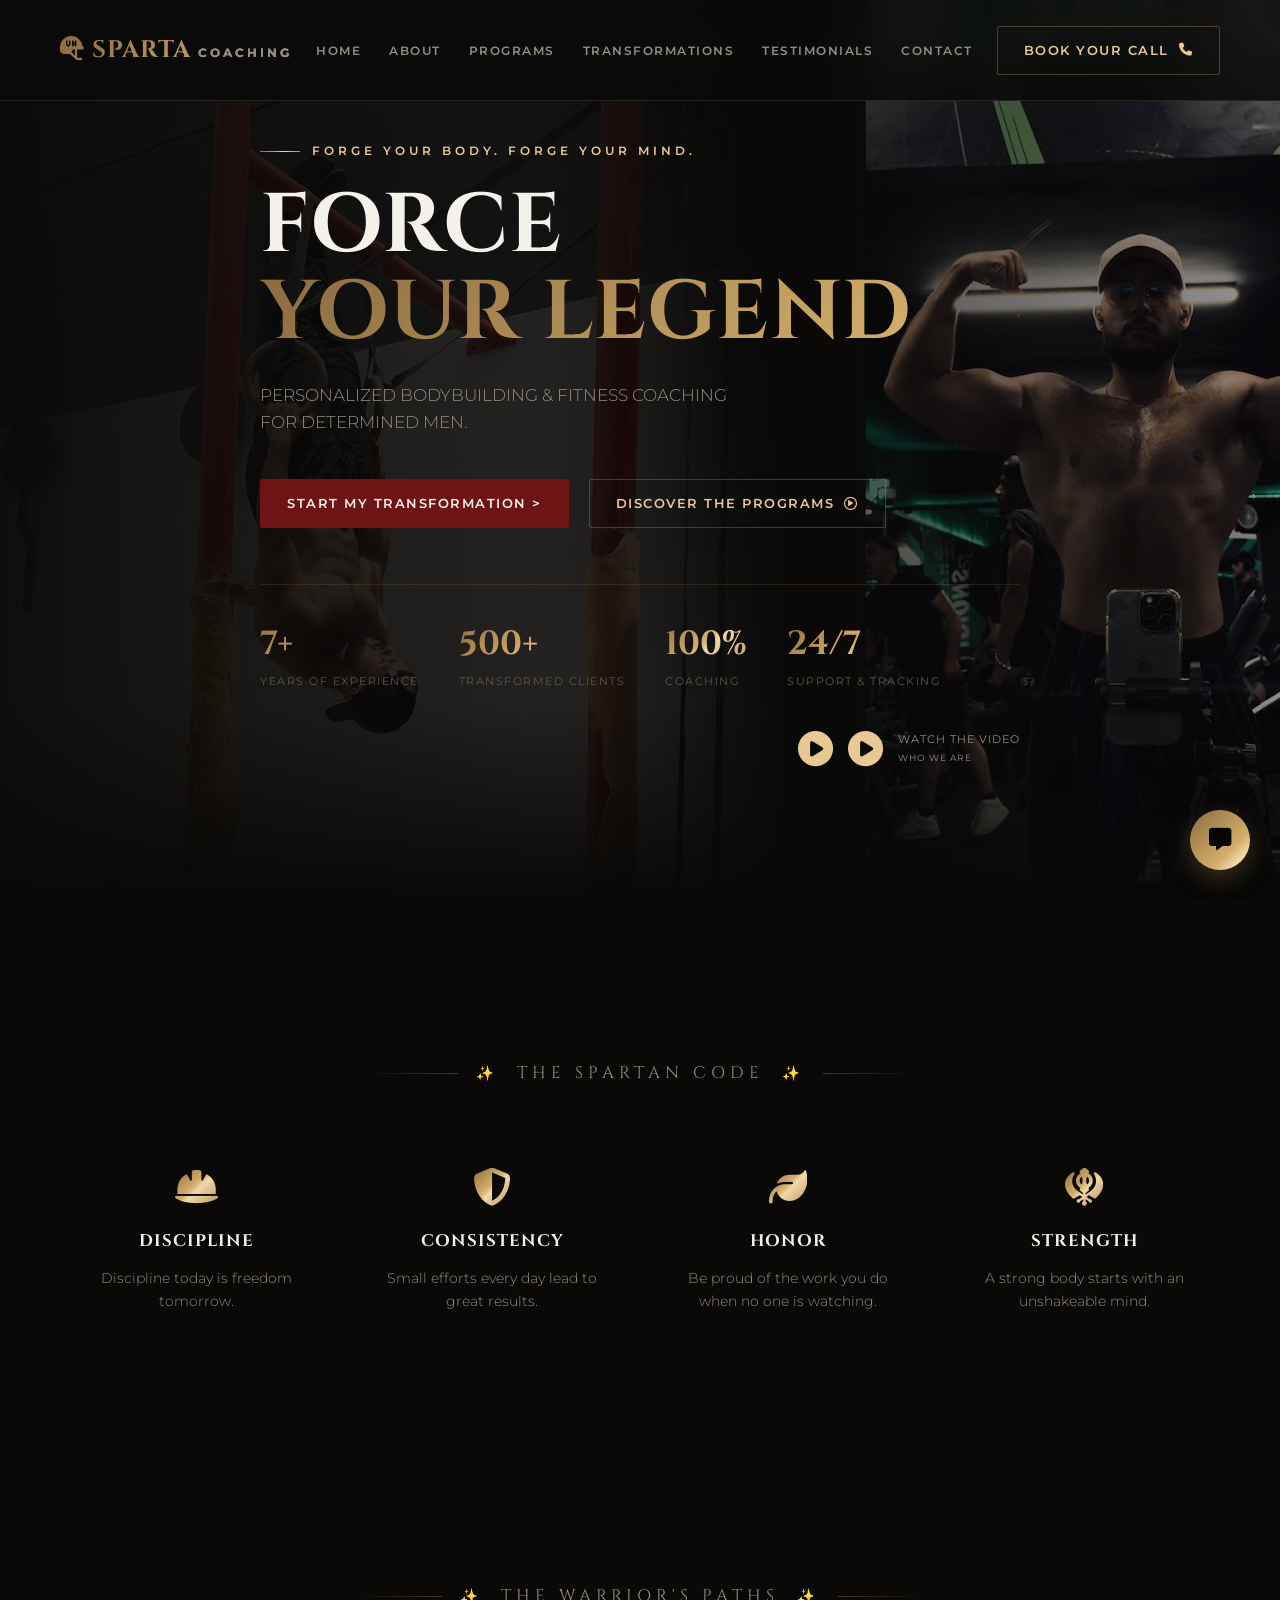
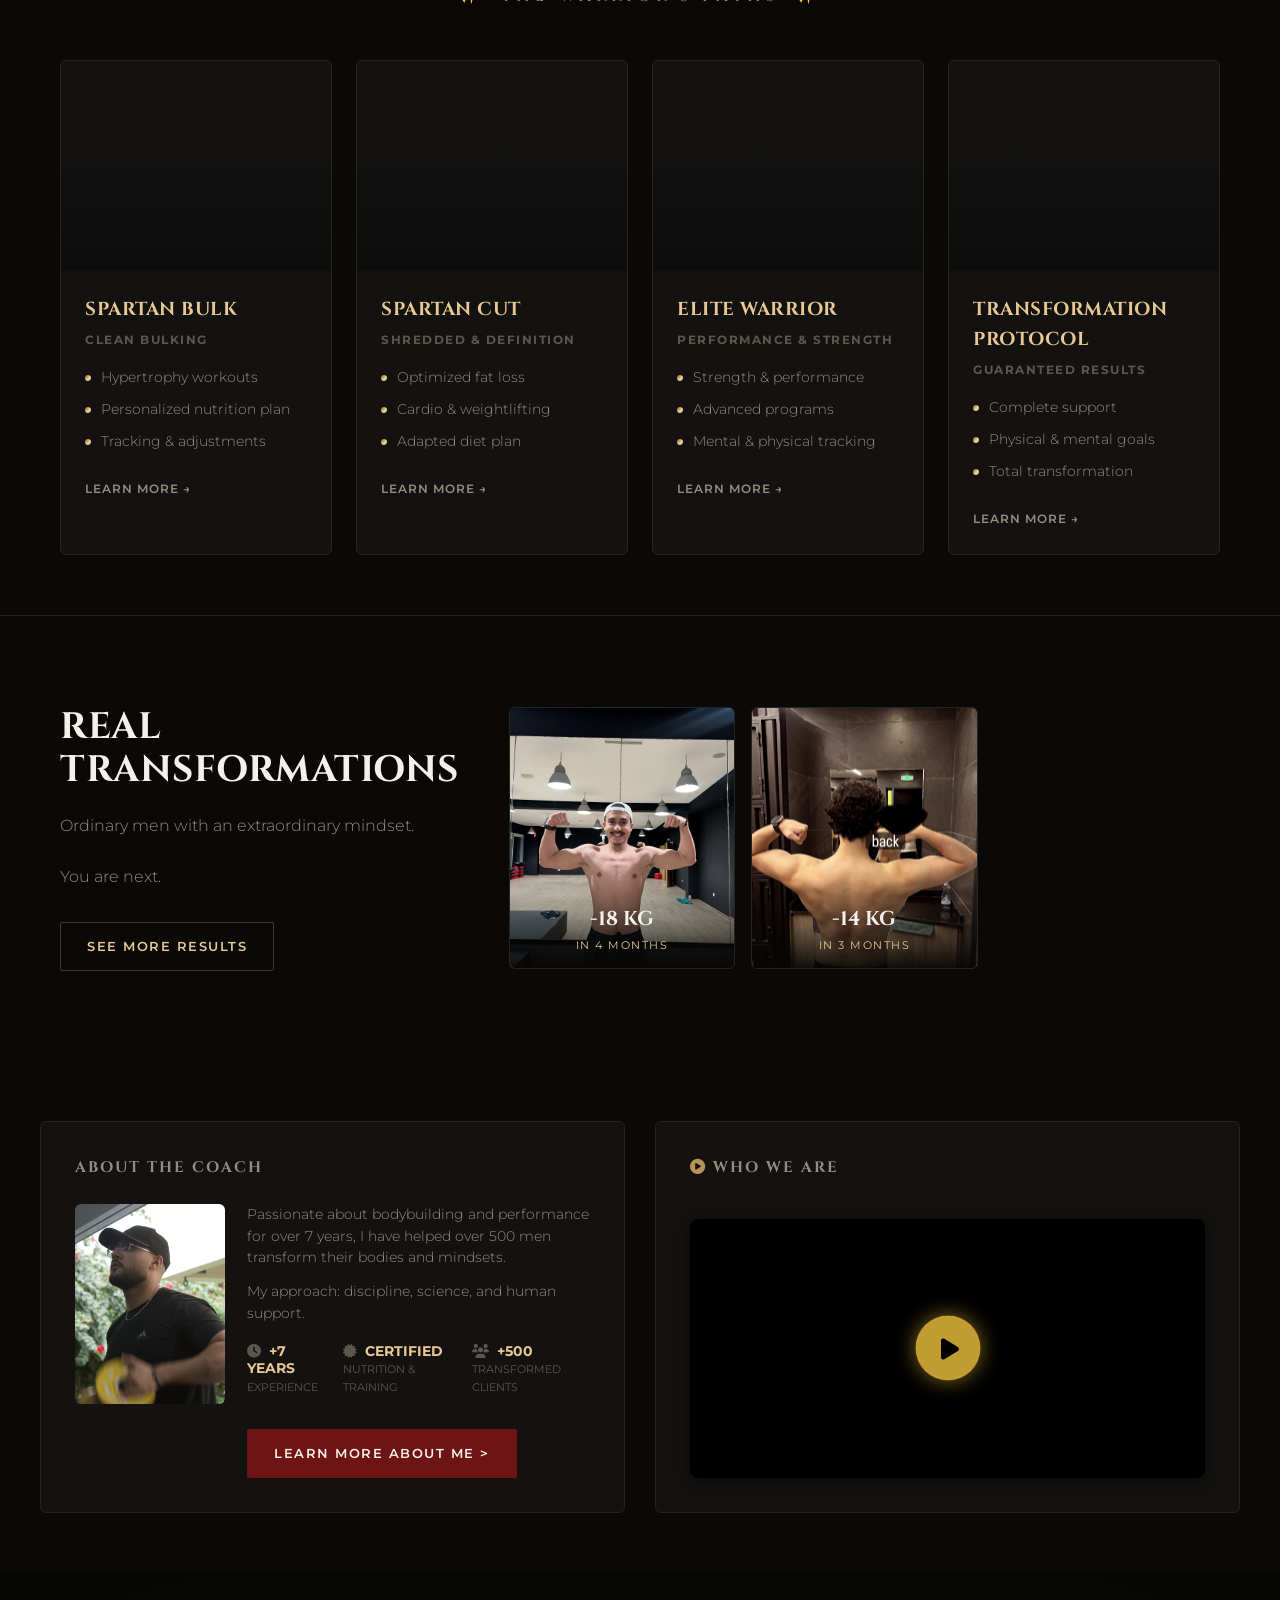
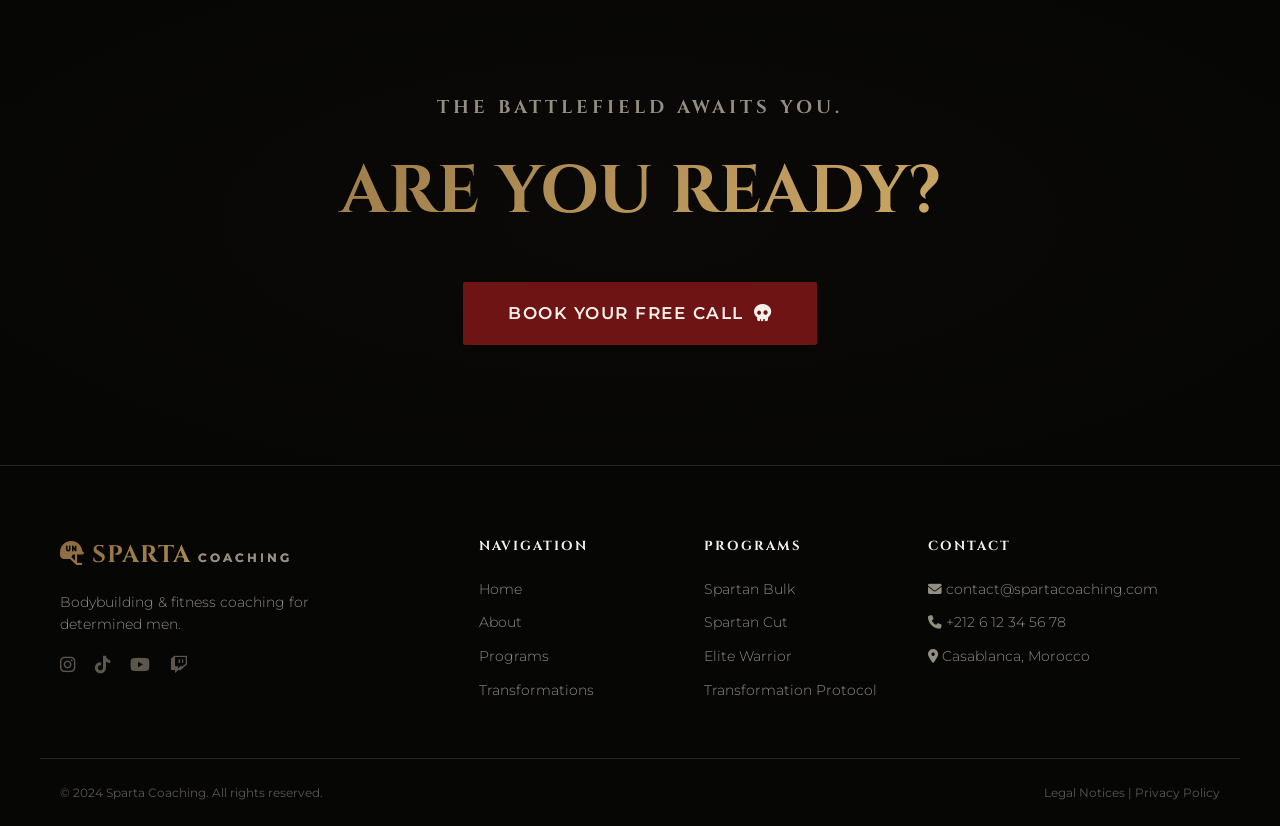
<file: index.html>
<!DOCTYPE html>
<html lang="en">
<head>
    <meta charset="UTF-8">
    <meta name="viewport" content="width=device-width, initial-scale=1.0">
    <title>Sparta Coaching | Forge Your Legend</title>
    <!-- Google Fonts: Cinzel for Headings, Montserrat for body -->
    <link href="https://fonts.googleapis.com/css2?family=Cinzel:wght@600;700&family=Montserrat:wght@300;400;600;700&display=swap" rel="stylesheet">
    <!-- FontAwesome for Icons -->
    <link rel="stylesheet" href="https://cdnjs.cloudflare.com/ajax/libs/font-awesome/6.4.0/css/all.min.css">
    <link rel="stylesheet" href="style.css">
</head>
<body>

    <!-- NAVIGATION -->
    <nav id="navbar">
        <div class="container nav-container">
            <div class="logo">
                <i class="fa-solid fa-helmet-un"></i> SPARTA <span>COACHING</span>
            </div>
            <ul class="nav-links">
                <li><a href="#accueil">HOME</a></li>
                <li><a href="#propos">ABOUT</a></li>
                <li><a href="#programmes">PROGRAMS</a></li>
                <li><a href="#transformations">TRANSFORMATIONS</a></li>
                <li><a href="#propos">TESTIMONIALS</a></li>
                <li><a href="#contact">CONTACT</a></li>
            </ul>
            <a href="#contact" class="btn btn-outline">BOOK YOUR CALL <i class="fa-solid fa-phone"></i></a>
            <div class="hamburger"><i class="fa-solid fa-bars"></i></div>
        </div>
    </nav>

    <!-- HERO SECTION -->
    <header id="accueil" class="hero">
        <div class="hero-overlay"></div>
        <div class="container hero-content">
            <p class="subtitle">FORGE YOUR BODY. FORGE YOUR MIND.</p>
            <h1>FORCE<br><span>YOUR LEGEND</span></h1>
            <p class="description">PERSONALIZED BODYBUILDING & FITNESS COACHING<br>FOR DETERMINED MEN.</p>
            
            <div class="hero-buttons">
                <a href="#programmes" class="btn btn-primary">START MY TRANSFORMATION ></a>
                <a href="#programmes" class="btn btn-outline">DISCOVER THE PROGRAMS <i class="fa-regular fa-circle-play"></i></a>
            </div>

            <div class="hero-stats">
                <div class="stat"><span class="number" data-count="7" data-suffix="+">0</span><span class="label">YEARS OF EXPERIENCE</span></div>
                <div class="stat"><span class="number" data-count="500" data-suffix="+">0</span><span class="label">TRANSFORMED CLIENTS</span></div>
                <div class="stat"><span class="number" data-count="100" data-suffix="%">0</span><span class="label">COACHING</span></div>
                <div class="stat"><span class="number">24/7</span><span class="label">SUPPORT & TRACKING</span></div>
                <div class="video-btn">
                    <i class="fa-solid fa-circle-play"></i>
<div class="video-btn" id="watch-video-btn" style="cursor: pointer;">
    <i class="fa-solid fa-circle-play"></i>
    <span>WATCH THE VIDEO<br><small>WHO WE ARE</small></span>
</div>                </div>
            </div>
        </div>
    </header>

    <!-- THE SPARTAN CODE -->
    <section class="code-spartiate">
        <div class="section-title">
            <span>&#x2728;</span> THE SPARTAN CODE <span>&#x2728;</span>
        </div>
        <div class="container grid-4">
            <div class="feature-box fade-up">
                <i class="fa-solid fa-helmet-safety icon-gold"></i>
                <h3>DISCIPLINE</h3>
                <p>Discipline today is freedom tomorrow.</p>
            </div>
            <div class="feature-box fade-up">
                <i class="fa-solid fa-shield-halved icon-gold"></i>
                <h3>CONSISTENCY</h3>
                <p>Small efforts every day lead to great results.</p>
            </div>
            <div class="feature-box fade-up">
                <i class="fa-solid fa-leaf icon-gold"></i>
                <h3>HONOR</h3>
                <p>Be proud of the work you do when no one is watching.</p>
            </div>
            <div class="feature-box fade-up">
                <i class="fa-solid fa-khanda icon-gold"></i>
                <h3>STRENGTH</h3>
                <p>A strong body starts with an unshakeable mind.</p>
            </div>
        </div>
    </section>

    <!-- THE WARRIOR'S PATHS (PROGRAMS) -->
    <section id="programmes" class="programmes">
        <div class="section-title">
            <span>&#x2728;</span> THE WARRIOR'S PATHS <span>&#x2728;</span>
        </div>
        <div class="container grid-4">
            <!-- Card 1 -->
            <div class="card fade-up">
                <div class="card-img" style="background-image: url('https://images.unsplash.com/photo-1581009146145-b5ef050c2e1e?q=80&w=500&auto=format&fit=crop');"></div>
                <div class="card-content">
                    <h3>SPARTAN BULK</h3>
                    <h4>CLEAN BULKING</h4>
                    <ul>
                        <li>Hypertrophy workouts</li>
                        <li>Personalized nutrition plan</li>
                        <li>Tracking & adjustments</li>
                    </ul>
                    <a href="#contact" class="card-link">LEARN MORE &rarr;</a>
                </div>
            </div>
            <!-- Card 2 -->
            <div class="card fade-up delay-1">
                <div class="card-img" style="background-image: url('https://images.unsplash.com/photo-1571019614242-c5c5dee9f50b?q=80&w=500&auto=format&fit=crop');"></div>
                <div class="card-content">
                    <h3>SPARTAN CUT</h3>
                    <h4>SHREDDED & DEFINITION</h4>
                    <ul>
                        <li>Optimized fat loss</li>
                        <li>Cardio & weightlifting</li>
                        <li>Adapted diet plan</li>
                    </ul>
                    <a href="#contact" class="card-link">LEARN MORE &rarr;</a>
                </div>
            </div>
            <!-- Card 3 -->
            <div class="card fade-up delay-2">
                <div class="card-img" style="background-image: url('https://images.unsplash.com/photo-1534438327276-14e5300c3a48?q=80&w=500&auto=format&fit=crop');"></div>
                <div class="card-content">
                    <h3>ELITE WARRIOR</h3>
                    <h4>PERFORMANCE & STRENGTH</h4>
                    <ul>
                        <li>Strength & performance</li>
                        <li>Advanced programs</li>
                        <li>Mental & physical tracking</li>
                    </ul>
                    <a href="#contact" class="card-link">LEARN MORE &rarr;</a>
                </div>
            </div>
            <!-- Card 4 -->
            <div class="card fade-up delay-3">
                <div class="card-img" style="background-image: url('https://images.unsplash.com/photo-1517836357463-d25dfeac3438?q=80&w=500&auto=format&fit=crop');"></div>
                <div class="card-content">
                    <h3>TRANSFORMATION PROTOCOL</h3>
                    <h4>GUARANTEED RESULTS</h4>
                    <ul>
                        <li>Complete support</li>
                        <li>Physical & mental goals</li>
                        <li>Total transformation</li>
                    </ul>
                    <a href="#contact" class="card-link">LEARN MORE &rarr;</a>
                </div>
            </div>
        </div>
    </section>
<!-- REAL TRANSFORMATIONS -->
    <section id="transformations" class="transformations animate-on-scroll">
        <div class="container transformation-grid">
            <div class="transfo-text">
                <h2>REAL<br>TRANSFORMATIONS</h2>
                <p>Ordinary men with an extraordinary mindset.<br><br>You are next.</p>
                <a href="#transformations" class="btn btn-outline">SEE MORE RESULTS</a>
            </div>
            <div class="transfo-gallery">
                <div class="transfo-card">
                    <img src="images/Res1.jpeg" alt="Before After 1">
                    <div class="transfo-stats">
                        <span class="weight">-18 KG</span>
                        <span class="time">IN 4 MONTHS</span>
                    </div>
                </div>
                <!-- <div class="transfo-card">
                    <img src="images/Res2.jpeg" alt="Before After 2">
                    <div class="transfo-stats">
                        <span class="weight">+12 KG</span>
                        <span class="time">IN 5 MONTHS</span>
                    </div>
                </div> -->
                <div class="transfo-card">
                    <img src="images/Res3.jpeg" alt="Before After 3">
                    <div class="transfo-stats">
                        <span class="weight">-14 KG</span>
                        <span class="time">IN 3 MONTHS</span>
                    </div>
                </div>
            </div>
        </div>
    </section>

    <!-- SECTION ABOUT & TESTIMONIALS -->
    <section id="propos" class="about-testimonials container animate-on-scroll">
        <div class="grid-2-cols">
            <!-- ABOUT THE COACH -->
            <div class="about-coach border-box fade-up">
                <h3 class="box-title">ABOUT THE COACH</h3>
                <div class="coach-content">
                    <img src="images/profile.jpeg" alt="Coach Sparta" class="coach-img">
                    <div class="coach-text">
                        <p>Passionate about bodybuilding and performance for over 7 years, I have helped over 500 men transform their bodies and mindsets.</p>
                        <p>My approach: discipline, science, and human support.</p>
                        <div class="coach-mini-stats">
                            <div><i class="fa-solid fa-clock"></i> +7 YEARS<br><small>EXPERIENCE</small></div>
                            <div><i class="fa-solid fa-certificate"></i> CERTIFIED<br><small>NUTRITION & TRAINING</small></div>
                            <div><i class="fa-solid fa-users"></i> +500<br><small>TRANSFORMED CLIENTS</small></div>
                        </div>
                        <a href="#propos" class="btn btn-primary" style="margin-top: 15px;">LEARN MORE ABOUT ME ></a>
                    </div>
                </div>
            </div>

            <!-- WARRIOR WORDS -->
            <!-- <div class="testimonials border-box fade-up delay-1">
                <h3 class="box-title"><i class="fa-solid fa-helmet-un"></i> WARRIOR WORDS</h3>
                <div class="testi-grid">
                    <div class="testi-card">
                        <i class="fa-solid fa-quote-left quote-icon"></i>
                        <p>"Thanks to his coaching, I lost 15kg and gained confidence. A complete transformation!"</p>
                        <div class="client-info">
                            <strong>YASSINE M.</strong>
                            <div class="stars"><i class="fa-solid fa-star"></i><i class="fa-solid fa-star"></i><i class="fa-solid fa-star"></i><i class="fa-solid fa-star"></i><i class="fa-solid fa-star"></i></div>
                        </div>
                    </div>
                    <div class="testi-card">
                        <i class="fa-solid fa-quote-left quote-icon"></i>
                        <p>"Tailor-made programs, available, motivating, and the results are there."</p>
                        <div class="client-info">
                            <strong>KARIM B.</strong>
                            <div class="stars"><i class="fa-solid fa-star"></i><i class="fa-solid fa-star"></i><i class="fa-solid fa-star"></i><i class="fa-solid fa-star"></i><i class="fa-solid fa-star"></i></div>
                        </div>
                    </div>
                </div>
            </div>
        </div> -->
        <!-- VIDEO PRESENTATION -->
<!-- <div class="video-presentation border-box fade-up delay-1">
    <h3 class="box-title"><i class="fa-solid fa-circle-play"></i> WHO WE ARE</h3>
    <div class="video-container">
        <video controls playsinline >
            <source src="videos/3.mov" type="video/mp4">
            Your browser does not support the video tag.
        </video>
    </div>
</div> -->
<!-- VIDEO PRESENTATION -->
<div class="video-presentation border-box fade-up delay-1">
    <h3 class="box-title"><i class="fa-solid fa-circle-play"></i> WHO WE ARE</h3>
    <div class="video-container" id="video-wrapper">
       <video id="presentation-video" playsinline >
    <source src="https://res.cloudinary.com/smzpsoxu/video/upload/v1786123798/3_n56pa8.mov" type="video/mp4">
    Your browser does not support the video tag.
</video>
        <button id="custom-play-btn" class="custom-play-btn" aria-label="Play Video">
            <i class="fa-solid fa-play"></i>
        </button>
    </div>
</div>
    </section>

    <!-- CALL TO ACTION -->
    <section class="cta-final animate-on-scroll">
        <div class="container text-center">
            <h2>THE BATTLEFIELD AWAITS YOU.</h2>
            <h1 class="gold-text">ARE YOU READY?</h1>
            <a href="#contact" class="btn btn-primary btn-large">BOOK YOUR FREE CALL <i class="fa-solid fa-skull"></i></a>
        </div>
    </section>

    <!-- FOOTER -->
    <footer id="contact">
        <div class="container footer-grid">
            <div class="footer-col brand-col">
                <div class="logo"><i class="fa-solid fa-helmet-un"></i> SPARTA <span>COACHING</span></div>
                <p>Bodybuilding & fitness coaching for determined men.</p>
                <div class="socials">
    <a href="https://www.instagram.com/humilym" target="_blank" rel="noopener noreferrer"><i class="fa-brands fa-instagram"></i></a>
    <a href="https://www.tiktok.com/@achrafelfilali933" target="_blank" rel="noopener noreferrer"><i class="fa-brands fa-tiktok"></i></a>
    <a href="https://www.youtube.com/@AchrafElfilali" target="_blank" rel="noopener noreferrer"><i class="fa-brands fa-youtube"></i></a>
    <a href="https://kick.com/humilym" target="_blank" rel="noopener noreferrer"><i class="fa-brands fa-twitch"></i></a>
</div>
            </div>
            <div class="footer-col">
                <h4>NAVIGATION</h4>
                <ul>
                    <li><a href="#accueil">Home</a></li>
                    <li><a href="#propos">About</a></li>
                    <li><a href="#programmes">Programs</a></li>
                    <li><a href="#transformations">Transformations</a></li>
                </ul>
            </div>
            <div class="footer-col">
                <h4>PROGRAMS</h4>
                <ul>
                    <li><a href="#programmes">Spartan Bulk</a></li>
                    <li><a href="#programmes">Spartan Cut</a></li>
                    <li><a href="#programmes">Elite Warrior</a></li>
                    <li><a href="#programmes">Transformation Protocol</a></li>
                </ul>
            </div>
            <div class="footer-col">
                <h4>CONTACT</h4>
                <ul>
                    <li><i class="fa-solid fa-envelope"></i> contact@spartacoaching.com</li>
                    <li><i class="fa-solid fa-phone"></i> +212 6 12 34 56 78</li>
                    <li><i class="fa-solid fa-location-dot"></i> Casablanca, Morocco</li>
                </ul>
            </div>
        </div>
        <div class="footer-bottom container">
            <p>&copy; 2024 Sparta Coaching. All rights reserved.</p>
            <div class="legal-links">
                <a href="#">Legal Notices</a> | <a href="#">Privacy Policy</a>
            </div>
        </div>
    </footer>

    <!-- CHATBOT ASSISTANT -->
    <div class="chatbot-container">
        <button id="chatbot-toggler"><i class="fa-solid fa-message"></i></button>
        <div class="chatbot-window" id="chatbot-window">
            <div class="chatbot-header">
                <span><i class="fa-solid fa-robot"></i> Sparta Assistant</span>
                <button id="close-chatbot"><i class="fa-solid fa-xmark"></i></button>
            </div>
            <div class="chatbot-messages" id="chatbot-messages">
                <div class="bot-message">Hello Spartan! Ready to forge your legend? How can I help you today?</div>
            </div>
            <div class="chatbot-input">
                <input type="text" id="chat-input" placeholder="Type your message...">
                <button id="send-btn"><i class="fa-solid fa-paper-plane"></i></button>
            </div>
        </div>
    </div>
    
    <script src="script.js"></script>
</body>
</html>
</file>
<file: style.css>
:root {
    --bg-dark: #0a0908;
    --bg-darker: #060605;
    --bg-card: #131211;
    --bg-card-hover: #171513;
    --gold: #b8925a;
    --gold-light: #e8c893;
    --gold-hover: #d4af6a;
    --bronze: #8a6a3f;
    --red-btn: #6e1414;
    --red-btn-hover: #8e1a1a;
    --text-light: #f4f1ea;
    --text-muted: #948d81;
    --text-faint: #5c564d;
    --border-color: #262420;
    --border-gold: rgba(184, 146, 90, 0.35);

    --font-heading: 'Cinzel', serif;
    --font-body: 'Montserrat', sans-serif;

    --gold-gradient: linear-gradient(135deg, #8a6a3f 0%, #d4af6a 45%, #f0d8a8 55%, #b8925a 100%);
    --ease-premium: cubic-bezier(0.16, 1, 0.3, 1);
}

* {
    margin: 0;
    padding: 0;
    box-sizing: border-box;
}

html {
    scroll-behavior: smooth;
}

body {
    background-color: var(--bg-dark);
    color: var(--text-light);
    font-family: var(--font-body);
    line-height: 1.6;
    overflow-x: hidden;
    position: relative;
}

/* Fine film-grain texture over the whole page for material richness */
body::before {
    content: "";
    position: fixed;
    inset: 0;
    z-index: 9998;
    pointer-events: none;
    opacity: 0.035;
    /* background-image: url("data:image/svg+xml,%3Csvg xmlns='http://www.w3.org/2000/svg' width='120' height='120'%3E%3Cfilter id='n'%3E%3CfeTurbulence type='fractalNoise' baseFrequency='0.9' numOctaves='2' stitchTiles='stitch'/%3E%3C/filter%3E%3Crect width='100%25' height='100%25' filter='url(%23n)'/%3E%3C/svg%3E"); */
    mix-blend-mode: overlay;
}

::selection {
    background: var(--gold);
    color: var(--bg-darker);
}

::-webkit-scrollbar { width: 10px; }
::-webkit-scrollbar-track { background: var(--bg-darker); }
::-webkit-scrollbar-thumb {
    background: var(--bronze);
    border-radius: 10px;
    border: 2px solid var(--bg-darker);
}
::-webkit-scrollbar-thumb:hover { background: var(--gold); }

a {
    text-decoration: none;
    color: inherit;
}

.container {
    max-width: 1200px;
    margin: 0 auto;
    padding: 0 20px;
}

.gold-foil {
    background: var(--gold-gradient);
    background-size: 200% auto;
    -webkit-background-clip: text;
    background-clip: text;
    color: transparent;
}

/* --- NAVIGATION --- */
nav {
    position: fixed;
    width: 100%;
    top: 0;
    background: rgba(10, 9, 8, 0.72);
    backdrop-filter: blur(16px) saturate(140%);
    -webkit-backdrop-filter: blur(16px) saturate(140%);
    border-bottom: 1px solid var(--border-color);
    z-index: 1000;
    transition: background 0.4s var(--ease-premium), border-color 0.4s var(--ease-premium), padding 0.4s var(--ease-premium);
}

.nav-container {
    display: flex;
    justify-content: space-between;
    align-items: center;
    height: 80px;
}

.logo {
    font-family: var(--font-heading);
    font-size: 1.5rem;
    font-weight: 700;
    letter-spacing: 1px;
    background: var(--gold-gradient);
    background-size: 200% auto;
    -webkit-background-clip: text;
    background-clip: text;
    color: transparent;
}

.logo span {
    font-family: var(--font-body);
    font-size: 0.75rem;
    color: var(--text-muted);
    letter-spacing: 3px;
    -webkit-text-fill-color: var(--text-muted);
}

.nav-links {
    display: flex;
    list-style: none;
    gap: 28px;
}

.nav-links a {
    position: relative;
    font-size: 0.78rem;
    font-weight: 600;
    letter-spacing: 1.5px;
    color: var(--text-muted);
    transition: color 0.3s;
    padding-bottom: 4px;
}

.nav-links a::after {
    content: "";
    position: absolute;
    left: 0; bottom: 0;
    width: 0;
    height: 1px;
    background: var(--gold-gradient);
    transition: width 0.35s var(--ease-premium);
}

.nav-links a:hover {
    color: var(--text-light);
}

.nav-links a:hover::after {
    width: 100%;
}

.hamburger {
    display: none;
    font-size: 1.4rem;
    cursor: pointer;
    color: var(--gold-light);
}

/* --- BUTTONS --- */
.btn {
    position: relative;
    padding: 13px 26px;
    font-size: 0.82rem;
    font-weight: 600;
    letter-spacing: 1.5px;
    border-radius: 2px;
    cursor: pointer;
    transition: transform 0.5s var(--ease-premium), box-shadow 0.5s var(--ease-premium), color 0.4s ease;
    display: inline-flex;
    align-items: center;
    gap: 10px;
    overflow: hidden;
    isolation: isolate;
}

.btn:active {
    transform: translateY(0) scale(0.97);
}

.btn-primary {
    background-color: var(--red-btn);
    color: var(--text-light);
    border: 1px solid transparent;
}

.btn-primary::before {
    content: "";
    position: absolute;
    inset: 0;
    background: var(--red-btn-hover);
    transform: scaleX(0);
    transform-origin: left;
    transition: transform 0.5s var(--ease-premium);
    z-index: -1;
}

.btn-primary:hover::before { transform: scaleX(1); }

.btn-primary:hover {
    box-shadow: 0 14px 28px rgba(110, 20, 20, 0.35);
    transform: translateY(-3px);
}

.btn-outline {
    background-color: transparent;
    color: var(--gold-light);
    border: 1px solid var(--border-gold);
}

.btn-outline::before {
    content: "";
    position: absolute;
    inset: 0;
    background: var(--gold-gradient);
    transform: scaleX(0);
    transform-origin: left;
    transition: transform 0.5s var(--ease-premium);
    z-index: -1;
}

.btn-outline:hover {
    color: var(--bg-darker);
    border-color: transparent;
    transform: translateY(-3px);
    box-shadow: 0 14px 28px rgba(184, 146, 90, 0.25);
}

.btn-outline:hover::before { transform: scaleX(1); }

/* --- HERO SECTION --- */
.hero {
    position: relative;
    height: 100vh;
    min-height: 800px;
    display: flex;
    align-items: center;
background: url('Code_Generated_Image.jfif') center/cover no-repeat;
/* Mobile Background (Screens 768px wide or smaller) */
@media (max-width: 768px) {
    .hero {
        /* Focuses on the center/athlete on small screens */
        background-position: center center; 
    }
}
}
/* Ensure Kick SVG matches FontAwesome icon sizing & alignment */

.hero-overlay {
    position: absolute;
    top: 0; left: 0; width: 100%; height: 100%;
    background:
        linear-gradient(90deg, rgba(10,9,8,0.97) 0%, rgba(10,9,8,0.82) 45%, rgba(10,9,8,0.35) 100%),
        linear-gradient(0deg, rgba(6,6,5,1) 0%, transparent 22%);
}

.hero-content {
    position: relative;
    z-index: 2;
    max-width: 800px;
}

.hero .subtitle {
    display: inline-flex;
    align-items: center;
    gap: 12px;
    color: var(--gold-light);
    font-weight: 600;
    letter-spacing: 4px;
    font-size: 0.78rem;
    margin-bottom: 22px;
}

.hero .subtitle::before {
    content: "";
    width: 40px;
    height: 1px;
    background: var(--gold-gradient);
}

.hero h1 {
    font-family: var(--font-heading);
    font-size: clamp(3rem, 6.5vw, 5.2rem);
    line-height: 1.05;
    margin-bottom: 24px;
    text-transform: uppercase;
    letter-spacing: 1px;
}

.hero h1 span {
    display: block;
    background: var(--gold-gradient);
    background-size: 200% auto;
    -webkit-background-clip: text;
    background-clip: text;
    color: transparent;
    animation: shimmer 6s ease-in-out infinite;
}

@keyframes shimmer {
    0%, 100% { background-position: 0% center; }
    50% { background-position: 100% center; }
}

.hero .description {
    color: var(--text-muted);
    font-size: 1.05rem;
    font-weight: 300;
    margin-bottom: 44px;
    max-width: 520px;
}

.hero-buttons {
    display: flex;
    gap: 20px;
    margin-bottom: 56px;
    flex-wrap: wrap;
}

.hero-stats {
    display: flex;
    gap: 40px;
    align-items: center;
    border-top: 1px solid rgba(184, 146, 90, 0.15);
    padding-top: 32px;
    flex-wrap: wrap;
}

.stat {
    display: flex;
    flex-direction: column;
}

.stat .number {
    font-family: var(--font-heading);
    font-size: 2.1rem;
    background: var(--gold-gradient);
    -webkit-background-clip: text;
    background-clip: text;
    color: transparent;
    font-weight: 700;
}

.stat .label {
    font-size: 0.68rem;
    color: var(--text-faint);
    letter-spacing: 1.5px;
    margin-top: 2px;
}

.video-btn {
    display: flex;
    align-items: center;
    gap: 15px;
    cursor: pointer;
    margin-left: auto;
    color: var(--text-muted);
    transition: color 0.3s;
}

.video-btn:hover { color: var(--gold-light); }

.video-btn i {
    font-size: 2.2rem;
    color: var(--gold-light);
    transition: transform 0.4s var(--ease-premium);
}

.video-btn:hover i { transform: scale(1.12); }

.video-btn span {
    font-size: 0.7rem;
    letter-spacing: 1px;
}

/* --- SHARED SECTIONS --- */
.section-title {
    text-align: center;
    font-family: var(--font-heading);
    font-size: 1.05rem;
    color: var(--text-muted);
    letter-spacing: 5px;
    margin: 100px 0 50px 0;
    display: flex;
    align-items: center;
    justify-content: center;
    gap: 18px;
}

.section-title span {
    color: var(--gold);
    font-size: 0.9rem;
}

.section-title::before, .section-title::after {
    content: "";
    height: 1px;
    width: 90px;
    background: linear-gradient(90deg, transparent, var(--border-gold));
}

.section-title::after { background: linear-gradient(90deg, var(--border-gold), transparent); }

.grid-4 {
    display: grid;
    grid-template-columns: repeat(4, 1fr);
    gap: 24px;
}

/* --- CODE SPARTIATE --- */
.code-spartiate {
    padding: 60px 0 80px;
    text-align: center;
}

.feature-box {
    padding: 30px 20px;
    border: 1px solid transparent;
    border-radius: 4px;
    transition: border-color 0.5s var(--ease-premium), transform 0.5s var(--ease-premium), background 0.5s var(--ease-premium);
}

.feature-box:hover {
    border-color: var(--border-gold);
    background: rgba(184, 146, 90, 0.04);
    transform: translateY(-6px);
}

.feature-box i {
    font-size: 2.4rem;
    background: var(--gold-gradient);
    -webkit-background-clip: text;
    background-clip: text;
    color: transparent;
    margin-bottom: 22px;
    display: inline-block;
}

.feature-box h3 {
    font-family: var(--font-heading);
    font-size: 1.05rem;
    letter-spacing: 1px;
    margin-bottom: 12px;
}

.feature-box p {
    color: var(--text-muted);
    font-size: 0.88rem;
    font-weight: 300;
}

/* --- PROGRAMMES --- */
.programmes {
    padding: 60px 0;
}

.card {
    background-color: var(--bg-card);
    border: 1px solid var(--border-color);
    border-radius: 6px;
    overflow: hidden;
    transition: transform 0.6s var(--ease-premium), box-shadow 0.6s var(--ease-premium), border-color 0.6s var(--ease-premium);
    position: relative;
}

.card::after {
    content: "";
    position: absolute;
    inset: 0;
    border-radius: 6px;
    padding: 1px;
    background: var(--gold-gradient);
    -webkit-mask: linear-gradient(#fff 0 0) content-box, linear-gradient(#fff 0 0);
    -webkit-mask-composite: xor;
    mask-composite: exclude;
    opacity: 0;
    transition: opacity 0.5s ease;
    pointer-events: none;
}

.card:hover {
    transform: translateY(-10px);
    box-shadow: 0 25px 50px rgba(0, 0, 0, 0.55);
    border-color: transparent;
}

.card:hover::after { opacity: 1; }

.card-img {
    height: 210px;
    width: 100%;
    position: relative;
    background-size: cover;
    background-position: center;
    filter: grayscale(35%) contrast(1.05);
    transition: filter 0.6s ease, transform 0.8s var(--ease-premium);
}

.card:hover .card-img {
    filter: grayscale(0%) contrast(1.1);
    transform: scale(1.05);
}

.card-img::after {
    content: "";
    position: absolute;
    inset: 0;
    background: linear-gradient(180deg, transparent 40%, var(--bg-card) 100%);
}

.card-content {
    padding: 24px;
}

.card-content h3 {
    font-family: var(--font-heading);
    color: var(--gold-light);
    margin-bottom: 6px;
    letter-spacing: 0.5px;
}

.card-content h4 {
    font-size: 0.72rem;
    color: var(--text-faint);
    margin-bottom: 18px;
    letter-spacing: 1.5px;
}

.card-content ul {
    list-style: none;
    margin-bottom: 22px;
}

.card-content ul li {
    font-size: 0.85rem;
    color: var(--text-muted);
    margin-bottom: 10px;
    display: flex;
    align-items: center;
    gap: 10px;
    font-weight: 300;
}

.card-content ul li::before {
    content: "";
    width: 6px;
    height: 6px;
    background: var(--gold-gradient);
    border-radius: 50%;
    flex-shrink: 0;
}

.card-link {
    font-size: 0.75rem;
    color: var(--text-muted);
    font-weight: 600;
    letter-spacing: 1px;
    transition: color 0.3s, letter-spacing 0.3s;
    display: inline-block;
}

.card-link:hover {
    color: var(--gold-light);
    letter-spacing: 2px;
}

/* --- TRANSFORMATIONS RÉELLES --- */
.transformations {
    padding: 90px 0;
    border-top: 1px solid var(--border-color);
}

.transformation-grid {
    display: flex;
    gap: 50px;
    align-items: center;
}

.transfo-text { flex: 1; }

.transfo-text h2 {
    font-family: var(--font-heading);
    font-size: 2.3rem;
    line-height: 1.15;
    margin-bottom: 22px;
    letter-spacing: 0.5px;
}

.transfo-text p {
    color: var(--text-muted);
    margin-bottom: 32px;
    font-weight: 300;
}

.transfo-gallery {
    flex: 2;
    display: grid;
    grid-template-columns: repeat(3, 1fr);
    gap: 16px;
}

.transfo-card {
    position: relative;
    border-radius: 6px;
    overflow: hidden;
    border: 1px solid var(--border-color);
    transition: border-color 0.5s ease, transform 0.5s var(--ease-premium);
}

.transfo-card:hover {
    border-color: var(--border-gold);
}

.transfo-card img {
    width: 100%;
    height: 260px;
    object-fit: cover;
    display: block;
    filter: grayscale(25%) contrast(1.05);
    transition: transform 0.9s var(--ease-premium), filter 0.6s ease;
}

.transfo-card:hover img {
    transform: scale(1.1);
    filter: grayscale(0%) contrast(1.1);
}

.transfo-stats {
    position: absolute;
    bottom: 0;
    width: 100%;
    background: linear-gradient(0deg, rgba(6,6,5,0.95) 0%, transparent 100%);
    text-align: center;
    padding: 24px 10px 14px;
    display: flex;
    flex-direction: column;
}

.transfo-stats .weight {
    color: var(--text-light);
    font-weight: 700;
    font-size: 1.25rem;
    font-family: var(--font-heading);
}

.transfo-stats .time {
    color: var(--gold-light);
    font-size: 0.68rem;
    letter-spacing: 1.5px;
    margin-top: 2px;
}

/* --- A PROPOS & TESTIMONIALS --- */
.about-testimonials { padding: 60px 0; }

.grid-2-cols {
    display: grid;
    grid-template-columns: 1fr 1fr;
    gap: 30px;
}

.border-box {
    border: 1px solid var(--border-color);
    background-color: var(--bg-card);
    padding: 34px;
    border-radius: 6px;
    transition: border-color 0.5s ease, transform 0.5s var(--ease-premium);
}

.border-box:hover { border-color: var(--border-gold); }

.box-title {
    font-family: var(--font-heading);
    color: var(--text-muted);
    letter-spacing: 2px;
    margin-bottom: 24px;
    text-transform: uppercase;
    font-size: 0.95rem;
}

.box-title i { color: var(--gold); }

.coach-content { display: flex; gap: 22px; }

.coach-img {
    width: 150px;
    height: 200px;
    object-fit: cover;
    border-radius: 6px;
    filter: grayscale(20%);
}

.coach-text p {
    font-size: 0.85rem;
    color: var(--text-muted);
    margin-bottom: 12px;
    font-weight: 300;
}

.coach-mini-stats {
    display: flex;
    gap: 18px;
    margin: 18px 0;
}

.coach-mini-stats div {
    font-size: 0.85rem;
    font-weight: bold;
    color: var(--gold-light);
    line-height: 1.3;
}

.coach-mini-stats small {
    color: var(--text-faint);
    font-weight: 400;
}

.coach-mini-stats i { color: var(--text-faint); margin-right: 4px; }

.testi-grid { display: flex; gap: 20px; flex-wrap: wrap; }

.testi-card {
    flex: 1;
    min-width: 200px;
    background: var(--bg-dark);
    padding: 24px;
    border-radius: 6px;
    border: 1px solid var(--border-color);
    transition: border-color 0.4s ease, transform 0.4s var(--ease-premium);
}

.testi-card:hover {
    border-color: var(--border-gold);
    transform: translateY(-4px);
}

.quote-icon {
    background: var(--gold-gradient);
    -webkit-background-clip: text;
    background-clip: text;
    color: transparent;
    font-size: 1.4rem;
    margin-bottom: 12px;
    display: inline-block;
}

.testi-card p {
    font-size: 0.85rem;
    font-style: italic;
    color: var(--text-muted);
    margin-bottom: 18px;
    font-weight: 300;
}

.client-info strong {
    display: block;
    font-size: 0.88rem;
    letter-spacing: 0.5px;
}

.stars { color: var(--gold); font-size: 0.68rem; margin-top: 4px; }

/* --- CTA FINAL --- */
.cta-final {
    padding: 120px 0;
    background: url('https://images.unsplash.com/photo-1517836357463-d25dfeac3438?q=80&w=1920&auto=format&fit=crop') center/cover;
    position: relative;
    text-align: center;
}

.cta-final::before {
    content: '';
    position: absolute;
    top: 0; left: 0; width: 100%; height: 100%;
    background: radial-gradient(ellipse at center, rgba(10,9,8,0.75) 0%, rgba(6,6,5,0.95) 100%);
}

.cta-final .container { position: relative; z-index: 2; }

.cta-final h2 {
    font-family: var(--font-heading);
    letter-spacing: 4px;
    font-size: 1.15rem;
    color: var(--text-muted);
}

.cta-final .gold-text {
    font-family: var(--font-heading);
    background: var(--gold-gradient);
    background-size: 200% auto;
    -webkit-background-clip: text;
    background-clip: text;
    color: transparent;
    font-size: clamp(2.6rem, 6vw, 4.2rem);
    margin: 16px 0 36px;
    animation: shimmer 6s ease-in-out infinite;
}

.btn-large { font-size: 1.05rem; padding: 17px 44px; }

/* --- FOOTER --- */
footer {
    background-color: var(--bg-darker);
    padding: 70px 0 24px 0;
    border-top: 1px solid var(--border-color);
}

.footer-grid {
    display: grid;
    grid-template-columns: 2fr 1fr 1fr 1.5fr;
    gap: 30px;
    margin-bottom: 44px;
}

.footer-col h4 {
    color: var(--text-light);
    margin-bottom: 22px;
    font-size: 0.82rem;
    letter-spacing: 2px;
    font-family: var(--font-heading);
}

.footer-col ul { list-style: none; }

.footer-col ul li {
    margin-bottom: 12px;
    font-size: 0.85rem;
    color: var(--text-muted);
    font-weight: 300;
}

.footer-col ul li a { transition: color 0.3s; }
.footer-col ul li a:hover { color: var(--gold-light); }

.brand-col p {
    font-size: 0.85rem;
    color: var(--text-muted);
    margin: 18px 0;
    font-weight: 300;
    max-width: 300px;
}

.socials i {
    font-size: 1.1rem;
    margin-right: 16px;
    color: var(--text-faint);
    cursor: pointer;
    transition: color 0.3s, transform 0.3s;
    display: inline-block;
}

.socials i:hover {
    color: var(--gold-light);
    transform: translateY(-3px);
}

.footer-bottom {
    display: flex;
    justify-content: space-between;
    border-top: 1px solid var(--border-color);
    padding-top: 24px;
    font-size: 0.78rem;
    color: var(--text-faint);
    flex-wrap: wrap;
    gap: 10px;
}

.legal-links a { transition: color 0.3s; }
.legal-links a:hover { color: var(--gold-light); }

/* --- CHATBOT ASSISTANT --- */
.chatbot-container {
    position: fixed;
    bottom: 30px;
    right: 30px;
    z-index: 9999;
}

#chatbot-toggler {
    background: var(--gold-gradient);
    background-size: 200% auto;
    color: var(--bg-darker);
    border: none;
    border-radius: 50%;
    width: 60px;
    height: 60px;
    font-size: 1.4rem;
    cursor: pointer;
    box-shadow: 0 8px 24px rgba(184, 146, 90, 0.3);
    transition: transform 0.4s var(--ease-premium), background-position 0.6s ease;
}

#chatbot-toggler:hover {
    transform: scale(1.08);
    background-position: 100% center;
}

.chatbot-window {
    position: absolute;
    bottom: 80px;
    right: 0;
    width: 310px;
    background: var(--bg-card);
    border: 1px solid var(--border-gold);
    border-radius: 10px;
    overflow: hidden;
    display: flex;
    flex-direction: column;
    box-shadow: 0 20px 50px rgba(0,0,0,0.7);
    opacity: 0;
    pointer-events: none;
    transform: translateY(20px);
    transition: all 0.4s var(--ease-premium);
}

.chatbot-window.active {
    opacity: 1;
    pointer-events: auto;
    transform: translateY(0);
}

.chatbot-header {
    background: var(--bg-darker);
    padding: 16px;
    display: flex;
    justify-content: space-between;
    align-items: center;
    border-bottom: 1px solid var(--border-color);
    font-weight: 600;
    font-size: 0.85rem;
    letter-spacing: 0.5px;
    color: var(--gold-light);
}

#close-chatbot {
    background: none;
    border: none;
    color: var(--text-muted);
    cursor: pointer;
    font-size: 1.1rem;
    transition: color 0.3s;
}
#close-chatbot:hover { color: var(--gold-light); }

.chatbot-messages {
    height: 260px;
    padding: 16px;
    overflow-y: auto;
    display: flex;
    flex-direction: column;
    gap: 12px;
}

.bot-message, .user-message {
    padding: 10px 12px;
    border-radius: 8px;
    font-size: 0.83rem;
    max-width: 82%;
    line-height: 1.5;
}

.bot-message {
    background: var(--border-color);
    color: var(--text-light);
    align-self: flex-start;
    border-bottom-left-radius: 2px;
}

.user-message {
    background: var(--gold-gradient);
    color: var(--bg-darker);
    font-weight: 500;
    align-self: flex-end;
    border-bottom-right-radius: 2px;
}

.chatbot-input {
    display: flex;
    padding: 12px;
    background: var(--bg-darker);
    border-top: 1px solid var(--border-color);
}

.chatbot-input input {
    flex: 1;
    background: transparent;
    border: none;
    color: var(--text-light);
    outline: none;
    padding: 6px;
    font-family: var(--font-body);
    font-size: 0.85rem;
}
.chatbot-input input::placeholder { color: var(--text-faint); }

.chatbot-input button {
    background: none;
    border: none;
    color: var(--gold-light);
    cursor: pointer;
    font-size: 1.1rem;
    transition: transform 0.3s;
}
.chatbot-input button:hover { transform: translateX(2px); }

/* --- Accessibility --- */
a:focus-visible, button:focus-visible, input:focus-visible {
    outline: 2px solid var(--gold-light);
    outline-offset: 3px;
}

@media (prefers-reduced-motion: reduce) {
    *, *::before, *::after {
        animation-duration: 0.001ms !important;
        transition-duration: 0.001ms !important;
        scroll-behavior: auto !important;
    }
}

/* --- RESPONSIVE FIXES --- */
@media (max-width: 1024px) {
    .transformation-grid, .grid-2-cols, .testi-grid {
        flex-direction: column;
        grid-template-columns: 1fr;
    }
    .footer-grid { grid-template-columns: 1fr 1fr; }
    .grid-4 { grid-template-columns: repeat(2, 1fr); }
}
@media (max-width: 768px) {
    .transfo-gallery { grid-template-columns: 1fr; }
    .footer-grid { grid-template-columns: 1fr; }
    .coach-content { flex-direction: column; }
    .chatbot-window { width: calc(100vw - 60px); }
    .grid-4 { grid-template-columns: 1fr; }
    .nav-links { display: none; }
    .hamburger { display: block; }
    .video-btn { margin-left: 0; }
}

/* --- FADE-UP ANIMATIONS --- */
.fade-up {
    opacity: 0;
    transform: translateY(40px);
    transition: opacity 0.9s var(--ease-premium), transform 0.9s var(--ease-premium);
}

.fade-up.visible {
    opacity: 1;
    transform: translateY(0);
}

/* Embedded Section Video */
.video-presentation {
    display: flex;
    flex-direction: column;
}

.video-container {
    width: 100%;
    height: 100%;
    min-height: 250px;
    margin-top: 15px;
    border-radius: 8px;
    overflow: hidden;
    background: #000;
    box-shadow: 0 4px 15px rgba(0, 0, 0, 0.5);
}

.video-container video {
    width: 100%;
    height: 100%;
    object-fit: cover;
    display: block;
    border-radius: 8px;
}
/* Video Container Setup */
.video-container {
    position: relative;
    width: 100%;
    height: 100%;
    min-height: 250px;
    margin-top: 15px;
    border-radius: 8px;
    overflow: hidden;
    background: #000;
    box-shadow: 0 4px 15px rgba(0, 0, 0, 0.5);
    cursor: pointer;
}

.video-container video {
    width: 100%;
    height: 100%;
    object-fit: cover;
    display: block;
}

/* Custom Centered Play Button */
.custom-play-btn {
    position: absolute;
    top: 50%;
    left: 50%;
    transform: translate(-50%, -50%);
    width: 65px;
    height: 65px;
    background: rgba(214, 175, 55, 0.9); /* Spartan Gold */
    color: #000;
    border: none;
    border-radius: 50%;
    font-size: 24px;
    display: flex;
    align-items: center;
    justify-content: center;
    padding-left: 4px; /* Visually aligns play triangle */
    cursor: pointer;
    transition: transform 0.3s ease, background-color 0.3s ease, opacity 0.3s ease;
    z-index: 5;
    box-shadow: 0 0 20px rgba(214, 175, 55, 0.6);
}

.custom-play-btn:hover {
    background: #ffffff;
    transform: translate(-50%, -50%) scale(1.1);
}

/* Automatically hide the button when video starts playing */
.video-container.playing .custom-play-btn {
    opacity: 0;
    pointer-events: none;
}

.delay-1 { transition-delay: 0.12s; }
.delay-2 { transition-delay: 0.24s; }
.delay-3 { transition-delay: 0.36s; }
</file>
